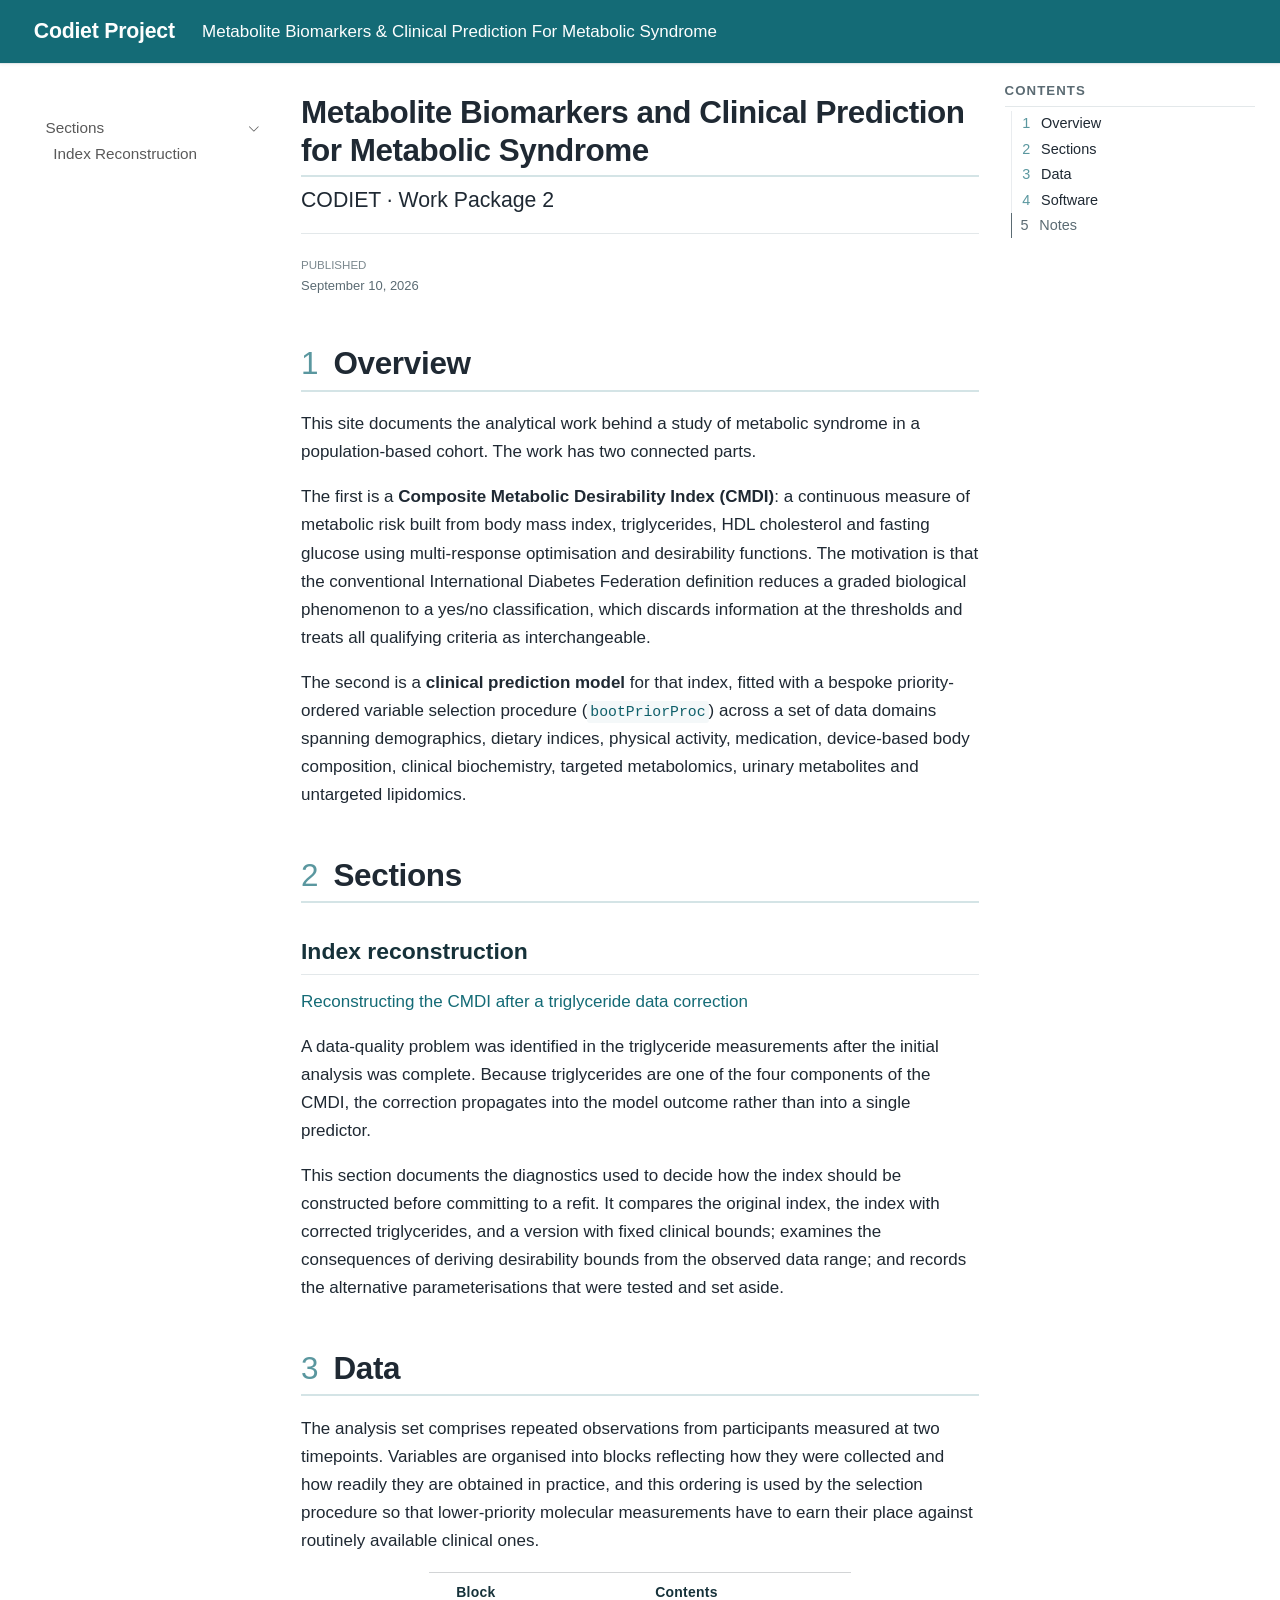
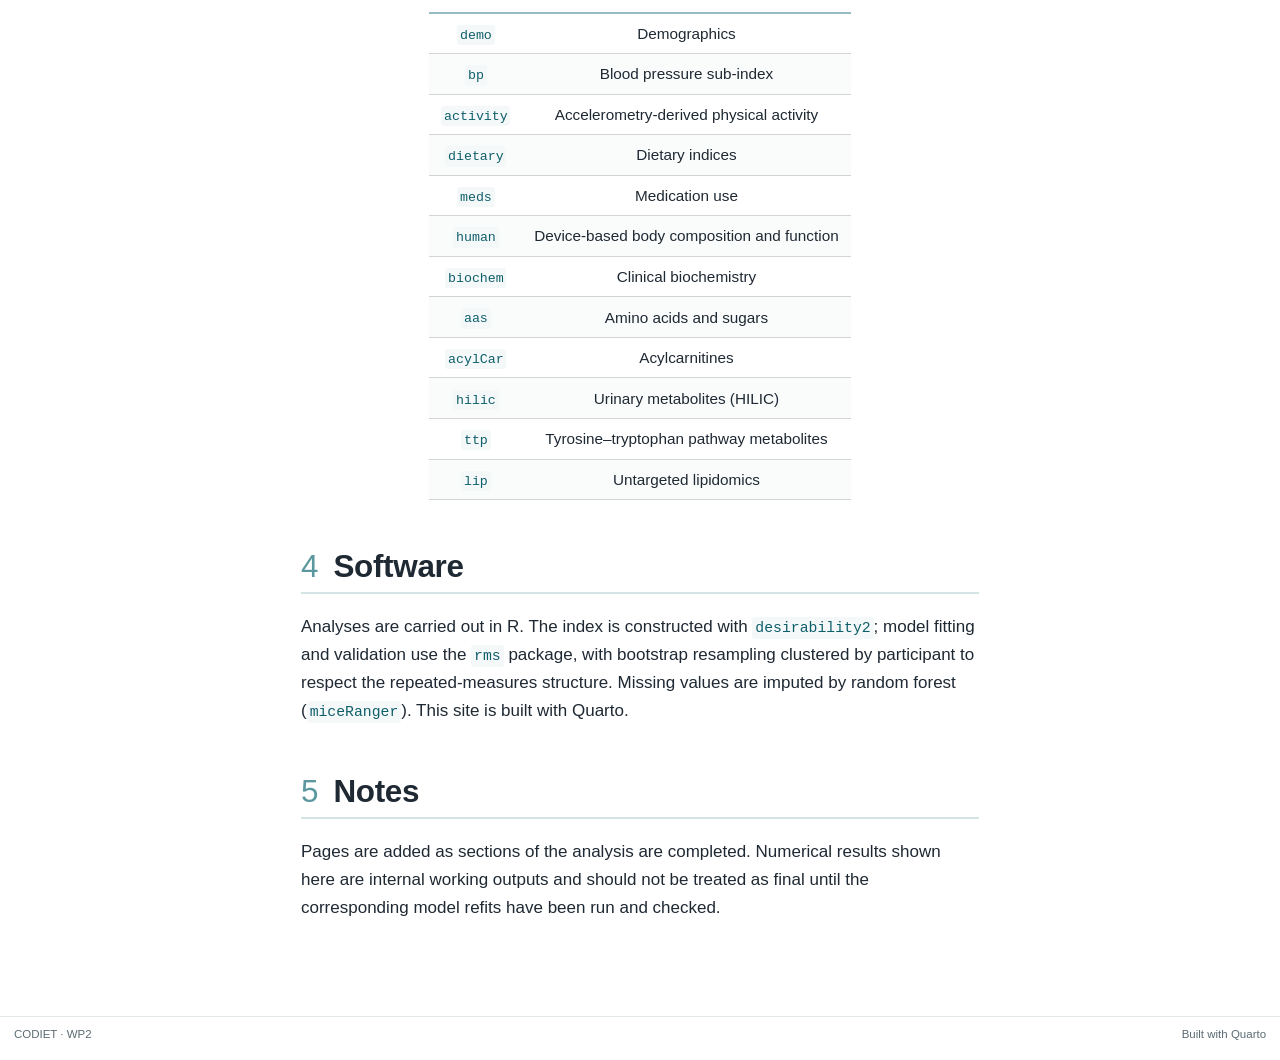
<file: docs/index.html>
<!DOCTYPE html>
<html xmlns="http://www.w3.org/1999/xhtml" lang="en" xml:lang="en"><head>

<meta charset="utf-8">
<meta name="generator" content="quarto-1.8.24">

<meta name="viewport" content="width=device-width, initial-scale=1.0, user-scalable=yes">

<meta name="dcterms.date" content="2026-09-10">

<title>Metabolite Biomarkers and Clinical Prediction for Metabolic Syndrome – Codiet Project</title>
<style>
code{white-space: pre-wrap;}
span.smallcaps{font-variant: small-caps;}
div.columns{display: flex; gap: min(4vw, 1.5em);}
div.column{flex: auto; overflow-x: auto;}
div.hanging-indent{margin-left: 1.5em; text-indent: -1.5em;}
ul.task-list{list-style: none;}
ul.task-list li input[type="checkbox"] {
  width: 0.8em;
  margin: 0 0.8em 0.2em -1em; /* quarto-specific, see https://github.com/quarto-dev/quarto-cli/issues/4556 */ 
  vertical-align: middle;
}
</style>


<script src="site_libs/quarto-nav/quarto-nav.js"></script>
<script src="site_libs/quarto-nav/headroom.min.js"></script>
<script src="site_libs/clipboard/clipboard.min.js"></script>
<script src="site_libs/quarto-search/autocomplete.umd.js"></script>
<script src="site_libs/quarto-search/fuse.min.js"></script>
<script src="site_libs/quarto-search/quarto-search.js"></script>
<meta name="quarto:offset" content="./">
<script src="site_libs/quarto-html/quarto.js" type="module"></script>
<script src="site_libs/quarto-html/tabsets/tabsets.js" type="module"></script>
<script src="site_libs/quarto-html/axe/axe-check.js" type="module"></script>
<script src="site_libs/quarto-html/popper.min.js"></script>
<script src="site_libs/quarto-html/tippy.umd.min.js"></script>
<script src="site_libs/quarto-html/anchor.min.js"></script>
<link href="site_libs/quarto-html/tippy.css" rel="stylesheet">
<link href="site_libs/quarto-html/quarto-syntax-highlighting-86bc502edb2ebc763608229a1e047dca.css" rel="stylesheet" id="quarto-text-highlighting-styles">
<script src="site_libs/bootstrap/bootstrap.min.js"></script>
<link href="site_libs/bootstrap/bootstrap-icons.css" rel="stylesheet">
<link href="site_libs/bootstrap/bootstrap-b0ea6e064415e81711bfd68e230c8359.min.css" rel="stylesheet" append-hash="true" id="quarto-bootstrap" data-mode="light">
<script id="quarto-search-options" type="application/json">{
  "location": "navbar",
  "copy-button": false,
  "collapse-after": 3,
  "panel-placement": "end",
  "type": "overlay",
  "limit": 50,
  "keyboard-shortcut": [
    "f",
    "/",
    "s"
  ],
  "show-item-context": false,
  "language": {
    "search-no-results-text": "No results",
    "search-matching-documents-text": "matching documents",
    "search-copy-link-title": "Copy link to search",
    "search-hide-matches-text": "Hide additional matches",
    "search-more-match-text": "more match in this document",
    "search-more-matches-text": "more matches in this document",
    "search-clear-button-title": "Clear",
    "search-text-placeholder": "",
    "search-detached-cancel-button-title": "Cancel",
    "search-submit-button-title": "Submit",
    "search-label": "Search"
  }
}</script>
<style>html{ scroll-behavior: smooth; }</style>


</head>

<body class="nav-sidebar floating nav-fixed quarto-light">

<div id="quarto-search-results"></div>
  <header id="quarto-header" class="headroom fixed-top">
    <nav class="navbar navbar-expand-lg " data-bs-theme="dark">
      <div class="navbar-container container-fluid">
      <div class="navbar-brand-container mx-auto">
    <a href="./index.html" class="navbar-brand navbar-brand-logo">
    </a>
    <a class="navbar-brand" href="./index.html">
    <span class="navbar-title">Codiet Project</span>
    </a>
  </div>
          <button class="navbar-toggler" type="button" data-bs-toggle="collapse" data-bs-target="#navbarCollapse" aria-controls="navbarCollapse" role="menu" aria-expanded="false" aria-label="Toggle navigation" onclick="if (window.quartoToggleHeadroom) { window.quartoToggleHeadroom(); }">
  <span class="navbar-toggler-icon"></span>
</button>
          <div class="collapse navbar-collapse" id="navbarCollapse">
            <ul class="navbar-nav navbar-nav-scroll me-auto">
  <li class="nav-item">
    <a class="nav-link active" href="./index.html" aria-current="page"> 
<span class="menu-text">Metabolite Biomarkers &amp; Clinical Prediction For Metabolic Syndrome</span></a>
  </li>  
</ul>
          </div> <!-- /navcollapse -->
            <div class="quarto-navbar-tools">
</div>
      </div> <!-- /container-fluid -->
    </nav>
  <nav class="quarto-secondary-nav">
    <div class="container-fluid d-flex">
      <button type="button" class="quarto-btn-toggle btn" data-bs-toggle="collapse" role="button" data-bs-target=".quarto-sidebar-collapse-item" aria-controls="quarto-sidebar" aria-expanded="false" aria-label="Toggle sidebar navigation" onclick="if (window.quartoToggleHeadroom) { window.quartoToggleHeadroom(); }">
        <i class="bi bi-layout-text-sidebar-reverse"></i>
      </button>
        <nav class="quarto-page-breadcrumbs" aria-label="breadcrumb"><ol class="breadcrumb"><li class="breadcrumb-item">Metabolite Biomarkers and Clinical Prediction for Metabolic Syndrome</li></ol></nav>
        <a class="flex-grow-1" role="navigation" data-bs-toggle="collapse" data-bs-target=".quarto-sidebar-collapse-item" aria-controls="quarto-sidebar" aria-expanded="false" aria-label="Toggle sidebar navigation" onclick="if (window.quartoToggleHeadroom) { window.quartoToggleHeadroom(); }">      
        </a>
    </div>
  </nav>
</header>
<!-- content -->
<div id="quarto-content" class="quarto-container page-columns page-rows-contents page-layout-full page-navbar">
<!-- sidebar -->
  <nav id="quarto-sidebar" class="sidebar collapse collapse-horizontal quarto-sidebar-collapse-item sidebar-navigation floating overflow-auto">
    <div class="pt-lg-2 mt-2 text-left sidebar-header">
      <a href="./index.html" class="sidebar-logo-link">
      </a>
      </div>
    <div class="sidebar-menu-container"> 
    <ul class="list-unstyled mt-1">
        <li class="sidebar-item sidebar-item-section">
      <div class="sidebar-item-container"> 
            <a class="sidebar-item-text sidebar-link text-start" data-bs-toggle="collapse" data-bs-target="#quarto-sidebar-section-1" role="navigation" aria-expanded="true">
 <span class="menu-text">Sections</span></a>
          <a class="sidebar-item-toggle text-start" data-bs-toggle="collapse" data-bs-target="#quarto-sidebar-section-1" role="navigation" aria-expanded="true" aria-label="Toggle section">
            <i class="bi bi-chevron-right ms-2"></i>
          </a> 
      </div>
      <ul id="quarto-sidebar-section-1" class="collapse list-unstyled sidebar-section depth1 show">  
          <li class="sidebar-item">
  <div class="sidebar-item-container"> 
  <a href="./cmdi_tg_correction_diagnostic.html" class="sidebar-item-text sidebar-link">
 <span class="menu-text">Index Reconstruction</span></a>
  </div>
</li>
      </ul>
  </li>
    </ul>
    </div>
</nav>
<div id="quarto-sidebar-glass" class="quarto-sidebar-collapse-item" data-bs-toggle="collapse" data-bs-target=".quarto-sidebar-collapse-item"></div>
<!-- margin-sidebar -->
    <div id="quarto-margin-sidebar" class="sidebar margin-sidebar">
        <nav id="TOC" role="doc-toc" class="toc-active">
    <h2 id="toc-title">Contents</h2>
   
  <ul>
  <li><a href="#overview" id="toc-overview" class="nav-link active" data-scroll-target="#overview"><span class="header-section-number">1</span> Overview</a></li>
  <li><a href="#sections" id="toc-sections" class="nav-link" data-scroll-target="#sections"><span class="header-section-number">2</span> Sections</a>
  <ul class="collapse">
  <li><a href="#index-reconstruction" id="toc-index-reconstruction" class="nav-link" data-scroll-target="#index-reconstruction">Index reconstruction</a></li>
  </ul></li>
  <li><a href="#data" id="toc-data" class="nav-link" data-scroll-target="#data"><span class="header-section-number">3</span> Data</a></li>
  <li><a href="#software" id="toc-software" class="nav-link" data-scroll-target="#software"><span class="header-section-number">4</span> Software</a></li>
  <li><a href="#notes" id="toc-notes" class="nav-link" data-scroll-target="#notes"><span class="header-section-number">5</span> Notes</a></li>
  </ul>
</nav>
    </div>
<!-- main -->
<main class="content column-body" id="quarto-document-content">

<header id="title-block-header" class="quarto-title-block default">
<div class="quarto-title">
<h1 class="title">Metabolite Biomarkers and Clinical Prediction for Metabolic Syndrome</h1>
<p class="subtitle lead">CODIET · Work Package 2</p>
</div>



<div class="quarto-title-meta column-body">

    
    <div>
    <div class="quarto-title-meta-heading">Published</div>
    <div class="quarto-title-meta-contents">
      <p class="date">September 10, 2026</p>
    </div>
  </div>
  
    
  </div>
  


</header>


<section id="overview" class="level1" data-number="1">
<h1 data-number="1"><span class="header-section-number">1</span> Overview</h1>
<p>This site documents the analytical work behind a study of metabolic syndrome in a population-based cohort. The work has two connected parts.</p>
<p>The first is a <strong>Composite Metabolic Desirability Index (CMDI)</strong>: a continuous measure of metabolic risk built from body mass index, triglycerides, HDL cholesterol and fasting glucose using multi-response optimisation and desirability functions. The motivation is that the conventional International Diabetes Federation definition reduces a graded biological phenomenon to a yes/no classification, which discards information at the thresholds and treats all qualifying criteria as interchangeable.</p>
<p>The second is a <strong>clinical prediction model</strong> for that index, fitted with a bespoke priority-ordered variable selection procedure (<code>bootPriorProc</code>) across a set of data domains spanning demographics, dietary indices, physical activity, medication, device-based body composition, clinical biochemistry, targeted metabolomics, urinary metabolites and untargeted lipidomics.</p>
</section>
<section id="sections" class="level1" data-number="2">
<h1 data-number="2"><span class="header-section-number">2</span> Sections</h1>
<section id="index-reconstruction" class="level2">
<h2 class="anchored" data-anchor-id="index-reconstruction">Index reconstruction</h2>
<p><a href="./cmdi_tg_correction_diagnostic.html">Reconstructing the CMDI after a triglyceride data correction</a></p>
<p>A data-quality problem was identified in the triglyceride measurements after the initial analysis was complete. Because triglycerides are one of the four components of the CMDI, the correction propagates into the model outcome rather than into a single predictor.</p>
<p>This section documents the diagnostics used to decide how the index should be constructed before committing to a refit. It compares the original index, the index with corrected triglycerides, and a version with fixed clinical bounds; examines the consequences of deriving desirability bounds from the observed data range; and records the alternative parameterisations that were tested and set aside.</p>
</section>
</section>
<section id="data" class="level1" data-number="3">
<h1 data-number="3"><span class="header-section-number">3</span> Data</h1>
<p>The analysis set comprises repeated observations from participants measured at two timepoints. Variables are organised into blocks reflecting how they were collected and how readily they are obtained in practice, and this ordering is used by the selection procedure so that lower-priority molecular measurements have to earn their place against routinely available clinical ones.</p>
<table class="caption-top table">
<thead>
<tr class="header">
<th>Block</th>
<th>Contents</th>
</tr>
</thead>
<tbody>
<tr class="odd">
<td><code>demo</code></td>
<td>Demographics</td>
</tr>
<tr class="even">
<td><code>bp</code></td>
<td>Blood pressure sub-index</td>
</tr>
<tr class="odd">
<td><code>activity</code></td>
<td>Accelerometry-derived physical activity</td>
</tr>
<tr class="even">
<td><code>dietary</code></td>
<td>Dietary indices</td>
</tr>
<tr class="odd">
<td><code>meds</code></td>
<td>Medication use</td>
</tr>
<tr class="even">
<td><code>human</code></td>
<td>Device-based body composition and function</td>
</tr>
<tr class="odd">
<td><code>biochem</code></td>
<td>Clinical biochemistry</td>
</tr>
<tr class="even">
<td><code>aas</code></td>
<td>Amino acids and sugars</td>
</tr>
<tr class="odd">
<td><code>acylCar</code></td>
<td>Acylcarnitines</td>
</tr>
<tr class="even">
<td><code>hilic</code></td>
<td>Urinary metabolites (HILIC)</td>
</tr>
<tr class="odd">
<td><code>ttp</code></td>
<td>Tyrosine–tryptophan pathway metabolites</td>
</tr>
<tr class="even">
<td><code>lip</code></td>
<td>Untargeted lipidomics</td>
</tr>
</tbody>
</table>
</section>
<section id="software" class="level1" data-number="4">
<h1 data-number="4"><span class="header-section-number">4</span> Software</h1>
<p>Analyses are carried out in R. The index is constructed with <code>desirability2</code>; model fitting and validation use the <code>rms</code> package, with bootstrap resampling clustered by participant to respect the repeated-measures structure. Missing values are imputed by random forest (<code>miceRanger</code>). This site is built with Quarto.</p>
</section>
<section id="notes" class="level1" data-number="5">
<h1 data-number="5"><span class="header-section-number">5</span> Notes</h1>
<p>Pages are added as sections of the analysis are completed. Numerical results shown here are internal working outputs and should not be treated as final until the corresponding model refits have been run and checked.</p>


</section>

</main> <!-- /main -->
<script id="quarto-html-after-body" type="application/javascript">
  window.document.addEventListener("DOMContentLoaded", function (event) {
    const icon = "";
    const anchorJS = new window.AnchorJS();
    anchorJS.options = {
      placement: 'right',
      icon: icon
    };
    anchorJS.add('.anchored');
    const isCodeAnnotation = (el) => {
      for (const clz of el.classList) {
        if (clz.startsWith('code-annotation-')) {                     
          return true;
        }
      }
      return false;
    }
    const onCopySuccess = function(e) {
      // button target
      const button = e.trigger;
      // don't keep focus
      button.blur();
      // flash "checked"
      button.classList.add('code-copy-button-checked');
      var currentTitle = button.getAttribute("title");
      button.setAttribute("title", "Copied!");
      let tooltip;
      if (window.bootstrap) {
        button.setAttribute("data-bs-toggle", "tooltip");
        button.setAttribute("data-bs-placement", "left");
        button.setAttribute("data-bs-title", "Copied!");
        tooltip = new bootstrap.Tooltip(button, 
          { trigger: "manual", 
            customClass: "code-copy-button-tooltip",
            offset: [0, -8]});
        tooltip.show();    
      }
      setTimeout(function() {
        if (tooltip) {
          tooltip.hide();
          button.removeAttribute("data-bs-title");
          button.removeAttribute("data-bs-toggle");
          button.removeAttribute("data-bs-placement");
        }
        button.setAttribute("title", currentTitle);
        button.classList.remove('code-copy-button-checked');
      }, 1000);
      // clear code selection
      e.clearSelection();
    }
    const getTextToCopy = function(trigger) {
      const outerScaffold = trigger.parentElement.cloneNode(true);
      const codeEl = outerScaffold.querySelector('code');
      for (const childEl of codeEl.children) {
        if (isCodeAnnotation(childEl)) {
          childEl.remove();
        }
      }
      return codeEl.innerText;
    }
    const clipboard = new window.ClipboardJS('.code-copy-button:not([data-in-quarto-modal])', {
      text: getTextToCopy
    });
    clipboard.on('success', onCopySuccess);
    if (window.document.getElementById('quarto-embedded-source-code-modal')) {
      const clipboardModal = new window.ClipboardJS('.code-copy-button[data-in-quarto-modal]', {
        text: getTextToCopy,
        container: window.document.getElementById('quarto-embedded-source-code-modal')
      });
      clipboardModal.on('success', onCopySuccess);
    }
      var localhostRegex = new RegExp(/^(?:http|https):\/\/localhost\:?[0-9]*\//);
      var mailtoRegex = new RegExp(/^mailto:/);
        var filterRegex = new RegExp('/' + window.location.host + '/');
      var isInternal = (href) => {
          return filterRegex.test(href) || localhostRegex.test(href) || mailtoRegex.test(href);
      }
      // Inspect non-navigation links and adorn them if external
     var links = window.document.querySelectorAll('a[href]:not(.nav-link):not(.navbar-brand):not(.toc-action):not(.sidebar-link):not(.sidebar-item-toggle):not(.pagination-link):not(.no-external):not([aria-hidden]):not(.dropdown-item):not(.quarto-navigation-tool):not(.about-link)');
      for (var i=0; i<links.length; i++) {
        const link = links[i];
        if (!isInternal(link.href)) {
          // undo the damage that might have been done by quarto-nav.js in the case of
          // links that we want to consider external
          if (link.dataset.originalHref !== undefined) {
            link.href = link.dataset.originalHref;
          }
            // target, if specified
            link.setAttribute("target", "_blank");
            if (link.getAttribute("rel") === null) {
              link.setAttribute("rel", "noopener");
            }
        }
      }
    function tippyHover(el, contentFn, onTriggerFn, onUntriggerFn) {
      const config = {
        allowHTML: true,
        maxWidth: 500,
        delay: 100,
        arrow: false,
        appendTo: function(el) {
            return el.parentElement;
        },
        interactive: true,
        interactiveBorder: 10,
        theme: 'quarto',
        placement: 'bottom-start',
      };
      if (contentFn) {
        config.content = contentFn;
      }
      if (onTriggerFn) {
        config.onTrigger = onTriggerFn;
      }
      if (onUntriggerFn) {
        config.onUntrigger = onUntriggerFn;
      }
      window.tippy(el, config); 
    }
    const noterefs = window.document.querySelectorAll('a[role="doc-noteref"]');
    for (var i=0; i<noterefs.length; i++) {
      const ref = noterefs[i];
      tippyHover(ref, function() {
        // use id or data attribute instead here
        let href = ref.getAttribute('data-footnote-href') || ref.getAttribute('href');
        try { href = new URL(href).hash; } catch {}
        const id = href.replace(/^#\/?/, "");
        const note = window.document.getElementById(id);
        if (note) {
          return note.innerHTML;
        } else {
          return "";
        }
      });
    }
    const xrefs = window.document.querySelectorAll('a.quarto-xref');
    const processXRef = (id, note) => {
      // Strip column container classes
      const stripColumnClz = (el) => {
        el.classList.remove("page-full", "page-columns");
        if (el.children) {
          for (const child of el.children) {
            stripColumnClz(child);
          }
        }
      }
      stripColumnClz(note)
      if (id === null || id.startsWith('sec-')) {
        // Special case sections, only their first couple elements
        const container = document.createElement("div");
        if (note.children && note.children.length > 2) {
          container.appendChild(note.children[0].cloneNode(true));
          for (let i = 1; i < note.children.length; i++) {
            const child = note.children[i];
            if (child.tagName === "P" && child.innerText === "") {
              continue;
            } else {
              container.appendChild(child.cloneNode(true));
              break;
            }
          }
          if (window.Quarto?.typesetMath) {
            window.Quarto.typesetMath(container);
          }
          return container.innerHTML
        } else {
          if (window.Quarto?.typesetMath) {
            window.Quarto.typesetMath(note);
          }
          return note.innerHTML;
        }
      } else {
        // Remove any anchor links if they are present
        const anchorLink = note.querySelector('a.anchorjs-link');
        if (anchorLink) {
          anchorLink.remove();
        }
        if (window.Quarto?.typesetMath) {
          window.Quarto.typesetMath(note);
        }
        if (note.classList.contains("callout")) {
          return note.outerHTML;
        } else {
          return note.innerHTML;
        }
      }
    }
    for (var i=0; i<xrefs.length; i++) {
      const xref = xrefs[i];
      tippyHover(xref, undefined, function(instance) {
        instance.disable();
        let url = xref.getAttribute('href');
        let hash = undefined; 
        if (url.startsWith('#')) {
          hash = url;
        } else {
          try { hash = new URL(url).hash; } catch {}
        }
        if (hash) {
          const id = hash.replace(/^#\/?/, "");
          const note = window.document.getElementById(id);
          if (note !== null) {
            try {
              const html = processXRef(id, note.cloneNode(true));
              instance.setContent(html);
            } finally {
              instance.enable();
              instance.show();
            }
          } else {
            // See if we can fetch this
            fetch(url.split('#')[0])
            .then(res => res.text())
            .then(html => {
              const parser = new DOMParser();
              const htmlDoc = parser.parseFromString(html, "text/html");
              const note = htmlDoc.getElementById(id);
              if (note !== null) {
                const html = processXRef(id, note);
                instance.setContent(html);
              } 
            }).finally(() => {
              instance.enable();
              instance.show();
            });
          }
        } else {
          // See if we can fetch a full url (with no hash to target)
          // This is a special case and we should probably do some content thinning / targeting
          fetch(url)
          .then(res => res.text())
          .then(html => {
            const parser = new DOMParser();
            const htmlDoc = parser.parseFromString(html, "text/html");
            const note = htmlDoc.querySelector('main.content');
            if (note !== null) {
              // This should only happen for chapter cross references
              // (since there is no id in the URL)
              // remove the first header
              if (note.children.length > 0 && note.children[0].tagName === "HEADER") {
                note.children[0].remove();
              }
              const html = processXRef(null, note);
              instance.setContent(html);
            } 
          }).finally(() => {
            instance.enable();
            instance.show();
          });
        }
      }, function(instance) {
      });
    }
        let selectedAnnoteEl;
        const selectorForAnnotation = ( cell, annotation) => {
          let cellAttr = 'data-code-cell="' + cell + '"';
          let lineAttr = 'data-code-annotation="' +  annotation + '"';
          const selector = 'span[' + cellAttr + '][' + lineAttr + ']';
          return selector;
        }
        const selectCodeLines = (annoteEl) => {
          const doc = window.document;
          const targetCell = annoteEl.getAttribute("data-target-cell");
          const targetAnnotation = annoteEl.getAttribute("data-target-annotation");
          const annoteSpan = window.document.querySelector(selectorForAnnotation(targetCell, targetAnnotation));
          const lines = annoteSpan.getAttribute("data-code-lines").split(",");
          const lineIds = lines.map((line) => {
            return targetCell + "-" + line;
          })
          let top = null;
          let height = null;
          let parent = null;
          if (lineIds.length > 0) {
              //compute the position of the single el (top and bottom and make a div)
              const el = window.document.getElementById(lineIds[0]);
              top = el.offsetTop;
              height = el.offsetHeight;
              parent = el.parentElement.parentElement;
            if (lineIds.length > 1) {
              const lastEl = window.document.getElementById(lineIds[lineIds.length - 1]);
              const bottom = lastEl.offsetTop + lastEl.offsetHeight;
              height = bottom - top;
            }
            if (top !== null && height !== null && parent !== null) {
              // cook up a div (if necessary) and position it 
              let div = window.document.getElementById("code-annotation-line-highlight");
              if (div === null) {
                div = window.document.createElement("div");
                div.setAttribute("id", "code-annotation-line-highlight");
                div.style.position = 'absolute';
                parent.appendChild(div);
              }
              div.style.top = top - 2 + "px";
              div.style.height = height + 4 + "px";
              div.style.left = 0;
              let gutterDiv = window.document.getElementById("code-annotation-line-highlight-gutter");
              if (gutterDiv === null) {
                gutterDiv = window.document.createElement("div");
                gutterDiv.setAttribute("id", "code-annotation-line-highlight-gutter");
                gutterDiv.style.position = 'absolute';
                const codeCell = window.document.getElementById(targetCell);
                const gutter = codeCell.querySelector('.code-annotation-gutter');
                gutter.appendChild(gutterDiv);
              }
              gutterDiv.style.top = top - 2 + "px";
              gutterDiv.style.height = height + 4 + "px";
            }
            selectedAnnoteEl = annoteEl;
          }
        };
        const unselectCodeLines = () => {
          const elementsIds = ["code-annotation-line-highlight", "code-annotation-line-highlight-gutter"];
          elementsIds.forEach((elId) => {
            const div = window.document.getElementById(elId);
            if (div) {
              div.remove();
            }
          });
          selectedAnnoteEl = undefined;
        };
          // Handle positioning of the toggle
      window.addEventListener(
        "resize",
        throttle(() => {
          elRect = undefined;
          if (selectedAnnoteEl) {
            selectCodeLines(selectedAnnoteEl);
          }
        }, 10)
      );
      function throttle(fn, ms) {
      let throttle = false;
      let timer;
        return (...args) => {
          if(!throttle) { // first call gets through
              fn.apply(this, args);
              throttle = true;
          } else { // all the others get throttled
              if(timer) clearTimeout(timer); // cancel #2
              timer = setTimeout(() => {
                fn.apply(this, args);
                timer = throttle = false;
              }, ms);
          }
        };
      }
        // Attach click handler to the DT
        const annoteDls = window.document.querySelectorAll('dt[data-target-cell]');
        for (const annoteDlNode of annoteDls) {
          annoteDlNode.addEventListener('click', (event) => {
            const clickedEl = event.target;
            if (clickedEl !== selectedAnnoteEl) {
              unselectCodeLines();
              const activeEl = window.document.querySelector('dt[data-target-cell].code-annotation-active');
              if (activeEl) {
                activeEl.classList.remove('code-annotation-active');
              }
              selectCodeLines(clickedEl);
              clickedEl.classList.add('code-annotation-active');
            } else {
              // Unselect the line
              unselectCodeLines();
              clickedEl.classList.remove('code-annotation-active');
            }
          });
        }
    const findCites = (el) => {
      const parentEl = el.parentElement;
      if (parentEl) {
        const cites = parentEl.dataset.cites;
        if (cites) {
          return {
            el,
            cites: cites.split(' ')
          };
        } else {
          return findCites(el.parentElement)
        }
      } else {
        return undefined;
      }
    };
    var bibliorefs = window.document.querySelectorAll('a[role="doc-biblioref"]');
    for (var i=0; i<bibliorefs.length; i++) {
      const ref = bibliorefs[i];
      const citeInfo = findCites(ref);
      if (citeInfo) {
        tippyHover(citeInfo.el, function() {
          var popup = window.document.createElement('div');
          citeInfo.cites.forEach(function(cite) {
            var citeDiv = window.document.createElement('div');
            citeDiv.classList.add('hanging-indent');
            citeDiv.classList.add('csl-entry');
            var biblioDiv = window.document.getElementById('ref-' + cite);
            if (biblioDiv) {
              citeDiv.innerHTML = biblioDiv.innerHTML;
            }
            popup.appendChild(citeDiv);
          });
          return popup.innerHTML;
        });
      }
    }
  });
  </script>
</div> <!-- /content -->
<footer class="footer">
  <div class="nav-footer">
    <div class="nav-footer-left">
<p>CODIET · WP2</p>
</div>   
    <div class="nav-footer-center">
      &nbsp;
    </div>
    <div class="nav-footer-right">
<p>Built with Quarto</p>
</div>
  </div>
</footer>




<script src="site_libs/quarto-html/zenscroll-min.js"></script>
</body></html>
</file>
<file: docs/site_libs/quarto-html/tippy.css>
.tippy-box[data-animation=fade][data-state=hidden]{opacity:0}[data-tippy-root]{max-width:calc(100vw - 10px)}.tippy-box{position:relative;background-color:#333;color:#fff;border-radius:4px;font-size:14px;line-height:1.4;white-space:normal;outline:0;transition-property:transform,visibility,opacity}.tippy-box[data-placement^=top]>.tippy-arrow{bottom:0}.tippy-box[data-placement^=top]>.tippy-arrow:before{bottom:-7px;left:0;border-width:8px 8px 0;border-top-color:initial;transform-origin:center top}.tippy-box[data-placement^=bottom]>.tippy-arrow{top:0}.tippy-box[data-placement^=bottom]>.tippy-arrow:before{top:-7px;left:0;border-width:0 8px 8px;border-bottom-color:initial;transform-origin:center bottom}.tippy-box[data-placement^=left]>.tippy-arrow{right:0}.tippy-box[data-placement^=left]>.tippy-arrow:before{border-width:8px 0 8px 8px;border-left-color:initial;right:-7px;transform-origin:center left}.tippy-box[data-placement^=right]>.tippy-arrow{left:0}.tippy-box[data-placement^=right]>.tippy-arrow:before{left:-7px;border-width:8px 8px 8px 0;border-right-color:initial;transform-origin:center right}.tippy-box[data-inertia][data-state=visible]{transition-timing-function:cubic-bezier(.54,1.5,.38,1.11)}.tippy-arrow{width:16px;height:16px;color:#333}.tippy-arrow:before{content:"";position:absolute;border-color:transparent;border-style:solid}.tippy-content{position:relative;padding:5px 9px;z-index:1}
</file>
<file: docs/site_libs/quarto-html/quarto-syntax-highlighting-86bc502edb2ebc763608229a1e047dca.css>
/* quarto syntax highlight colors */
:root {
  --quarto-hl-ot-color: #003B4F;
  --quarto-hl-at-color: #657422;
  --quarto-hl-ss-color: #20794D;
  --quarto-hl-an-color: #5E5E5E;
  --quarto-hl-fu-color: #4758AB;
  --quarto-hl-st-color: #20794D;
  --quarto-hl-cf-color: #003B4F;
  --quarto-hl-op-color: #5E5E5E;
  --quarto-hl-er-color: #AD0000;
  --quarto-hl-bn-color: #AD0000;
  --quarto-hl-al-color: #AD0000;
  --quarto-hl-va-color: #111111;
  --quarto-hl-bu-color: inherit;
  --quarto-hl-ex-color: inherit;
  --quarto-hl-pp-color: #AD0000;
  --quarto-hl-in-color: #5E5E5E;
  --quarto-hl-vs-color: #20794D;
  --quarto-hl-wa-color: #5E5E5E;
  --quarto-hl-do-color: #5E5E5E;
  --quarto-hl-im-color: #00769E;
  --quarto-hl-ch-color: #20794D;
  --quarto-hl-dt-color: #AD0000;
  --quarto-hl-fl-color: #AD0000;
  --quarto-hl-co-color: #5E5E5E;
  --quarto-hl-cv-color: #5E5E5E;
  --quarto-hl-cn-color: #8f5902;
  --quarto-hl-sc-color: #5E5E5E;
  --quarto-hl-dv-color: #AD0000;
  --quarto-hl-kw-color: #003B4F;
}

/* other quarto variables */
:root {
  --quarto-font-monospace: "JetBrains Mono", "Source Code Pro", ui-monospace, SFMono-Regular, Menlo, Consolas, monospace;
}

/* syntax highlight based on Pandoc's rules */
pre > code.sourceCode > span {
  color: #003B4F;
}

code.sourceCode > span {
  color: #003B4F;
}

div.sourceCode,
div.sourceCode pre.sourceCode {
  color: #003B4F;
}

/* Normal */
code span {
  color: #003B4F;
}

/* Alert */
code span.al {
  color: #AD0000;
  font-style: inherit;
}

/* Annotation */
code span.an {
  color: #5E5E5E;
  font-style: inherit;
}

/* Attribute */
code span.at {
  color: #657422;
  font-style: inherit;
}

/* BaseN */
code span.bn {
  color: #AD0000;
  font-style: inherit;
}

/* BuiltIn */
code span.bu {
  font-style: inherit;
}

/* ControlFlow */
code span.cf {
  color: #003B4F;
  font-weight: bold;
  font-style: inherit;
}

/* Char */
code span.ch {
  color: #20794D;
  font-style: inherit;
}

/* Constant */
code span.cn {
  color: #8f5902;
  font-style: inherit;
}

/* Comment */
code span.co {
  color: #5E5E5E;
  font-style: inherit;
}

/* CommentVar */
code span.cv {
  color: #5E5E5E;
  font-style: italic;
}

/* Documentation */
code span.do {
  color: #5E5E5E;
  font-style: italic;
}

/* DataType */
code span.dt {
  color: #AD0000;
  font-style: inherit;
}

/* DecVal */
code span.dv {
  color: #AD0000;
  font-style: inherit;
}

/* Error */
code span.er {
  color: #AD0000;
  font-style: inherit;
}

/* Extension */
code span.ex {
  font-style: inherit;
}

/* Float */
code span.fl {
  color: #AD0000;
  font-style: inherit;
}

/* Function */
code span.fu {
  color: #4758AB;
  font-style: inherit;
}

/* Import */
code span.im {
  color: #00769E;
  font-style: inherit;
}

/* Information */
code span.in {
  color: #5E5E5E;
  font-style: inherit;
}

/* Keyword */
code span.kw {
  color: #003B4F;
  font-weight: bold;
  font-style: inherit;
}

/* Operator */
code span.op {
  color: #5E5E5E;
  font-style: inherit;
}

/* Other */
code span.ot {
  color: #003B4F;
  font-style: inherit;
}

/* Preprocessor */
code span.pp {
  color: #AD0000;
  font-style: inherit;
}

/* SpecialChar */
code span.sc {
  color: #5E5E5E;
  font-style: inherit;
}

/* SpecialString */
code span.ss {
  color: #20794D;
  font-style: inherit;
}

/* String */
code span.st {
  color: #20794D;
  font-style: inherit;
}

/* Variable */
code span.va {
  color: #111111;
  font-style: inherit;
}

/* VerbatimString */
code span.vs {
  color: #20794D;
  font-style: inherit;
}

/* Warning */
code span.wa {
  color: #5E5E5E;
  font-style: italic;
}

.prevent-inlining {
  content: "</";
}

/*# sourceMappingURL=8b893d241853b215cbda1098673c0bf8.css.map */
</file>
